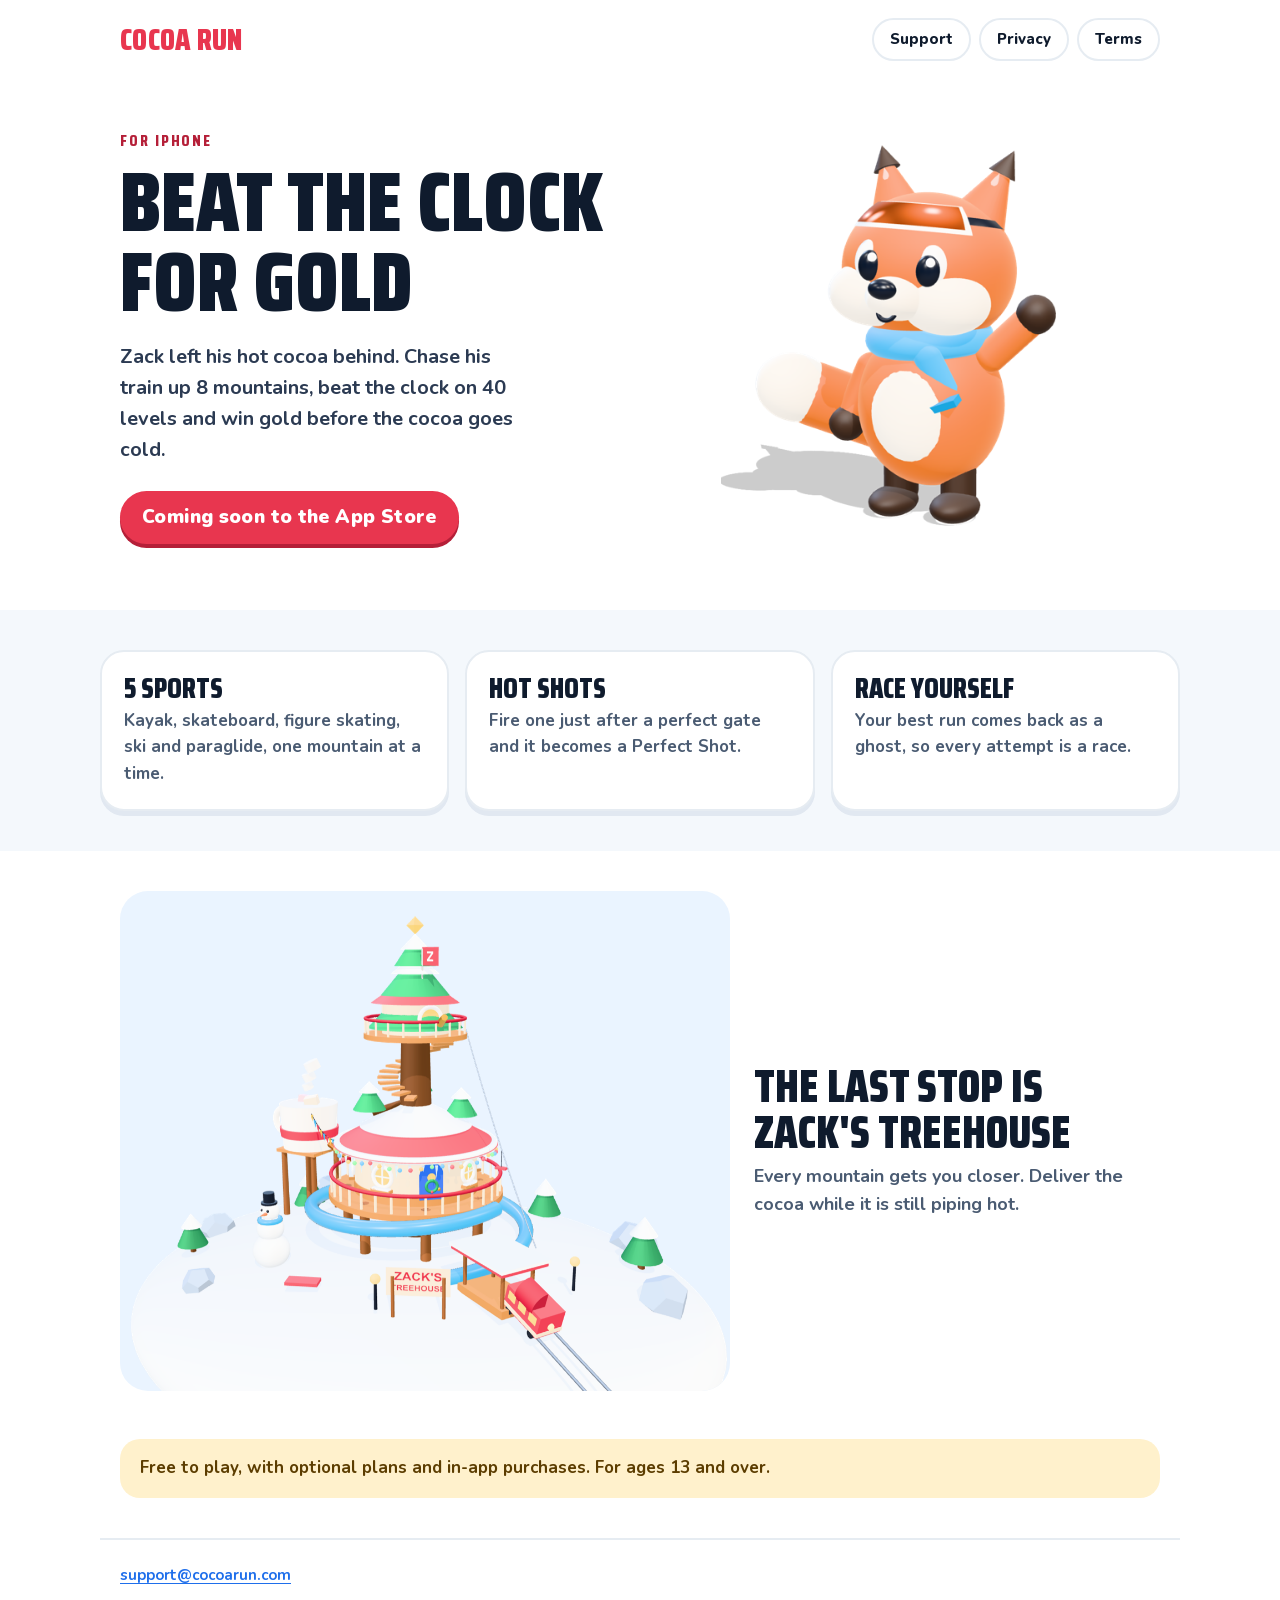
<file: index.html>
<!doctype html>
<html lang="en">
<head>
<meta charset="utf-8">
<meta name="viewport" content="width=device-width, initial-scale=1">
<title>Cocoa Run: beat the clock for gold</title>
<meta name="description" content="Chase Zack&#x27;s train up 8 mountains, beat the clock on 40 levels and win gold before the cocoa goes cold. For iPhone.">
<link rel="icon" type="image/png" href="assets/favicon.png">
<link rel="apple-touch-icon" href="assets/apple-touch-icon.png">
<link rel="stylesheet" href="assets/fonts.css">
<link rel="stylesheet" href="assets/site.css">
</head>
<body>
<header class="top">
<a class="brand" href="./">Cocoa Run</a>
<nav aria-label="Main">
<a href="support/">Support</a>
<a href="privacy/">Privacy</a>
<a href="terms/">Terms</a>
</nav>
</header>
<main>
<section class="hero">
<div class="hero-text">
<p class="eyebrow">For iPhone</p>
<h1>Beat the clock for gold</h1>
<p class="lead">Zack left his hot cocoa behind. Chase his train up 8 mountains, beat the clock on 40 levels and win gold before the cocoa goes cold.</p>
<p class="soon">Coming soon to the App Store</p>
</div>
<img class="hero-art" src="assets/monty-wave.png" width="504" height="560" alt="Monty the fox in orange goggles and a blue scarf, waving">
</section>
<section class="band">
<ul class="cards">
<li><h2>5 sports</h2><p>Kayak, skateboard, figure skating, ski and paraglide, one mountain at a time.</p></li>
<li><h2>Hot Shots</h2><p>Fire one just after a perfect gate and it becomes a Perfect Shot.</p></li>
<li><h2>Race yourself</h2><p>Your best run comes back as a ghost, so every attempt is a race.</p></li>
</ul>
</section>
<section class="summit">
<img src="assets/treehouse.png" width="1100" height="903" alt="Zack's treehouse built into a giant pine at the top of the mountain, with a spiral stair, a tube slide and a red train at its station">
<div>
<h2>The last stop is Zack's treehouse</h2>
<p>Every mountain gets you closer. Deliver the cocoa while it is still piping hot.</p>
</div>
</section>
<section class="facts">
<p>Free to play, with optional plans and in-app purchases. For ages 13 and over.</p>
</section>
</main>
<footer class="foot">
<p><a href="mailto:support@cocoarun.com">support@cocoarun.com</a></p>
</footer>
</body>
</html>
</file>
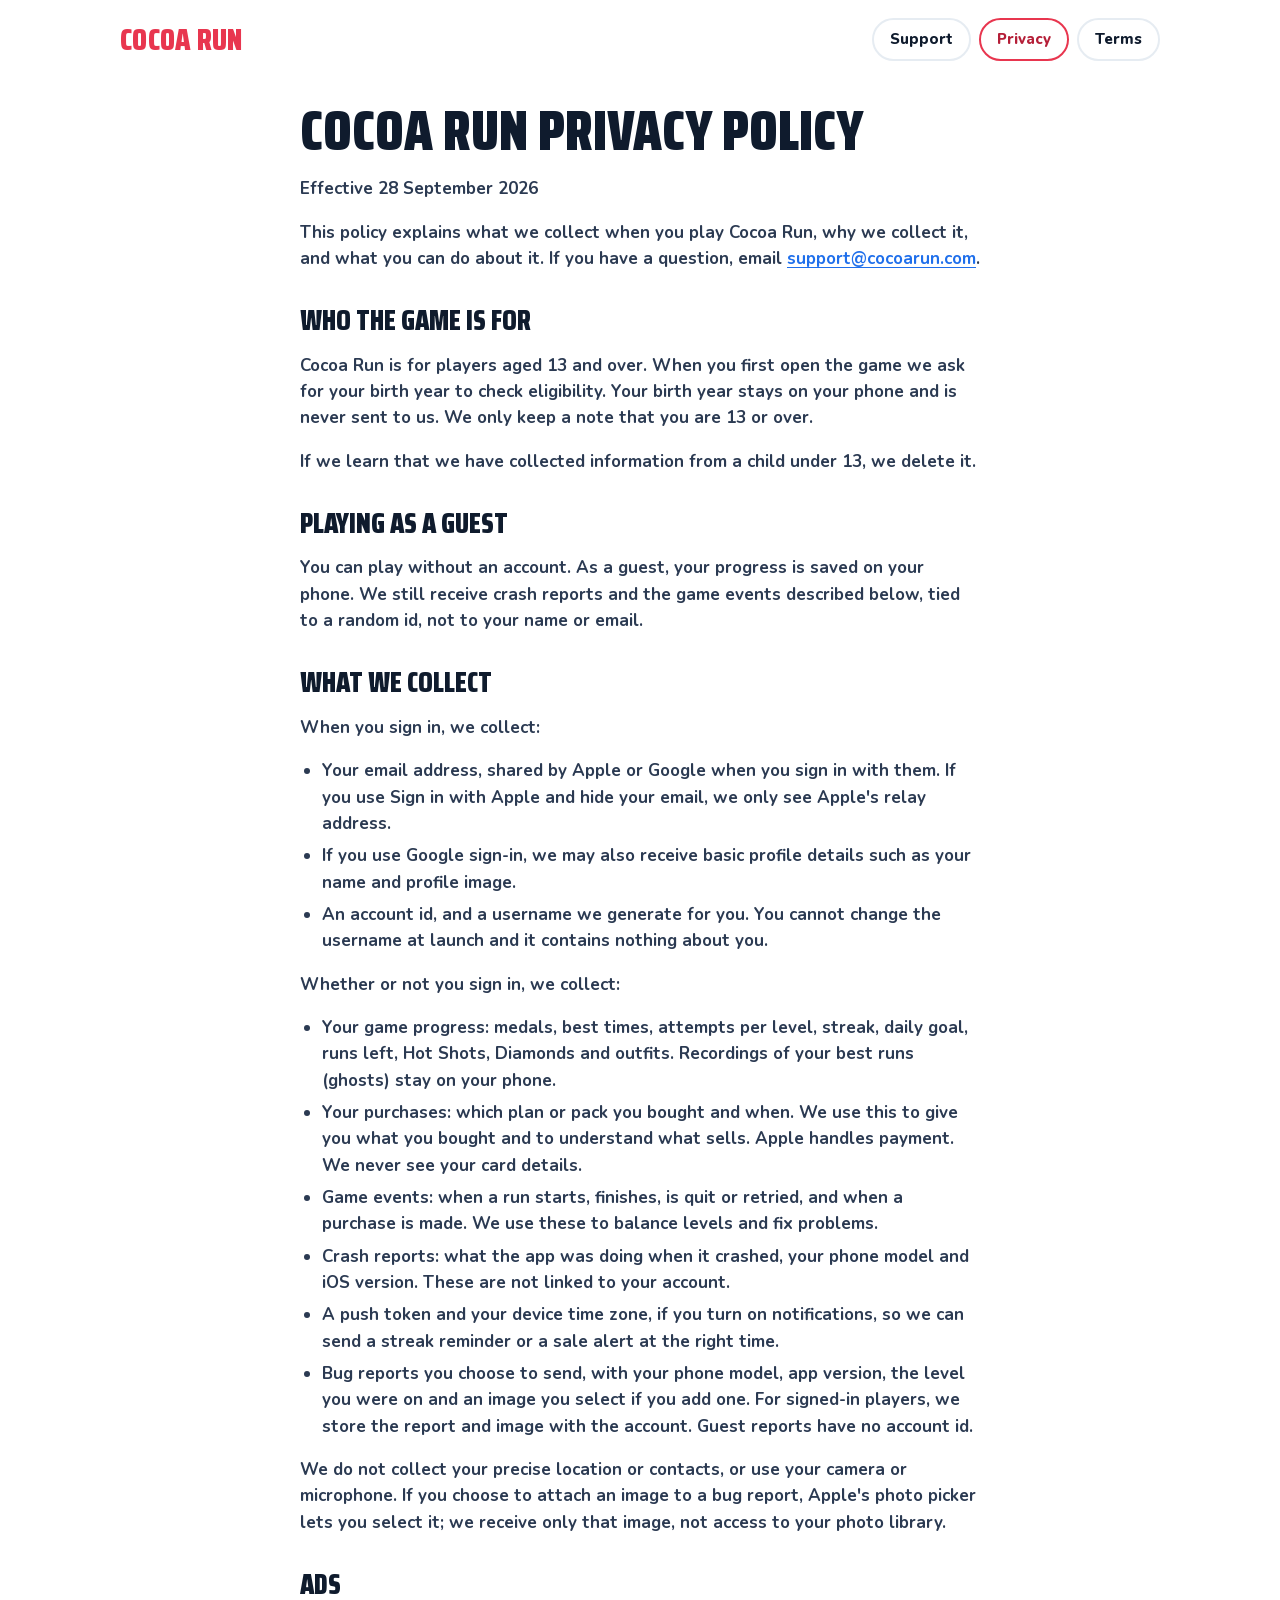
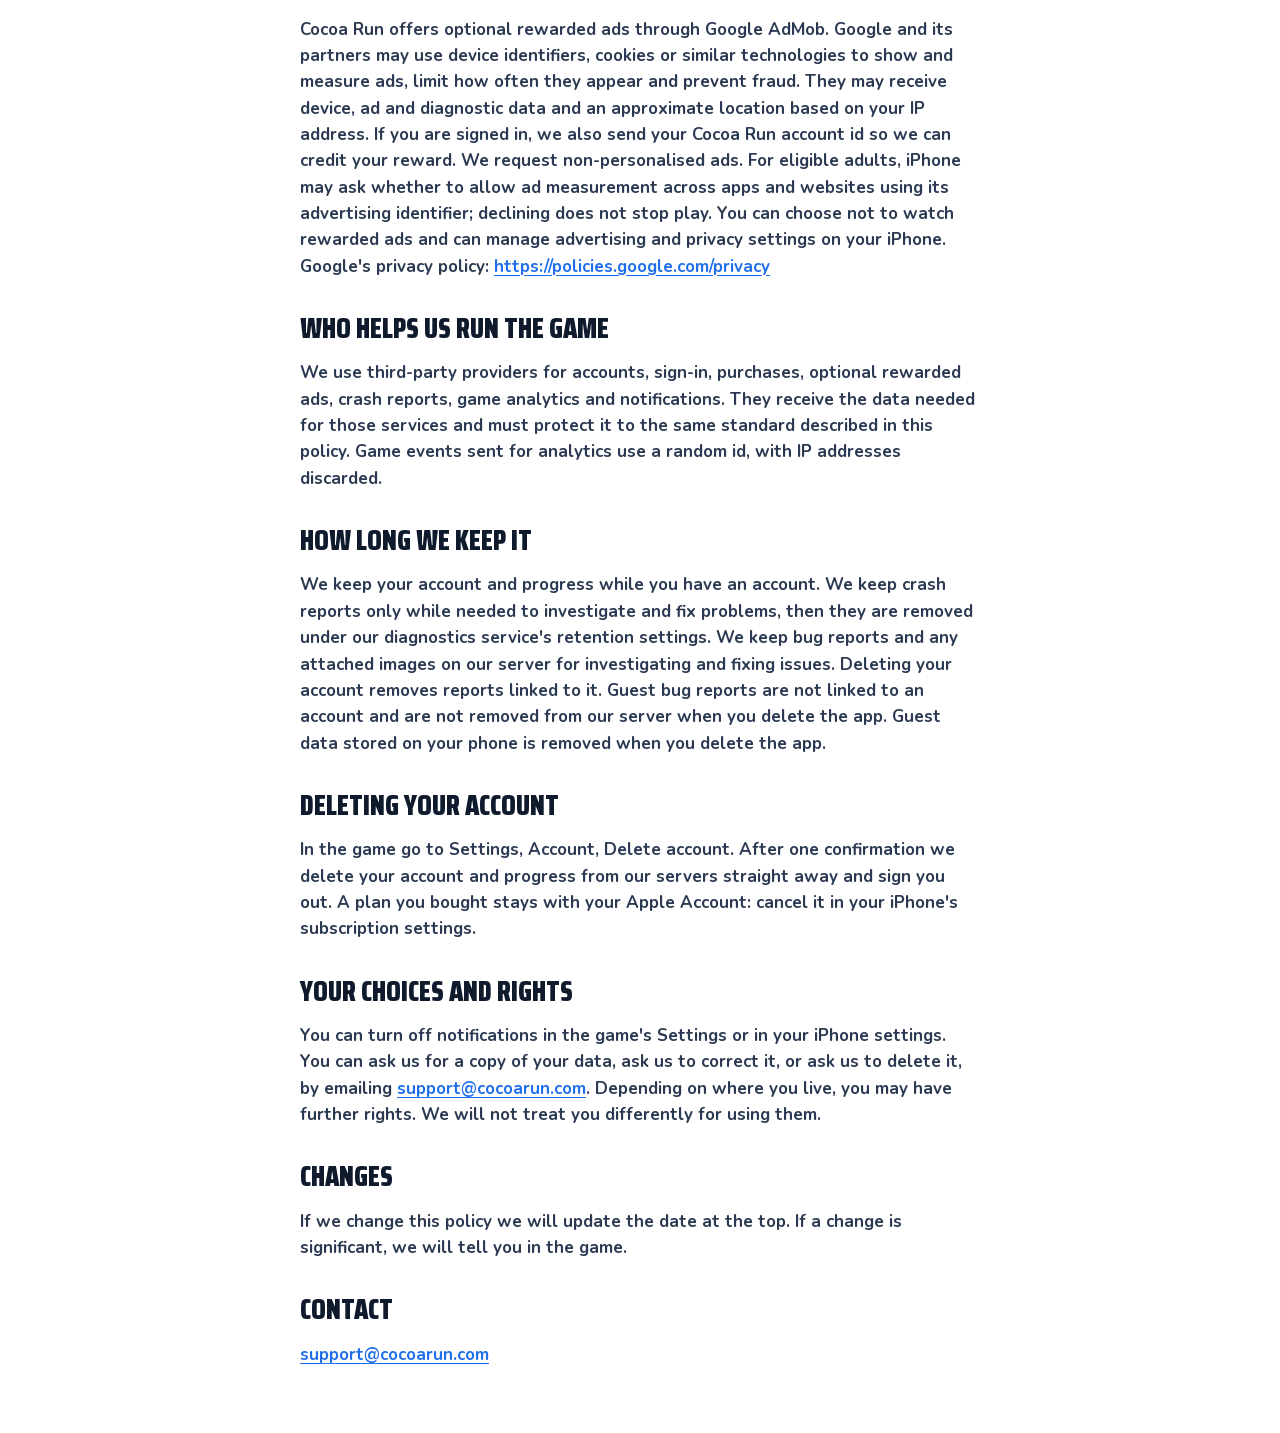
<file: privacy/index.html>
<!doctype html>
<html lang="en">
<head>
<meta charset="utf-8">
<meta name="viewport" content="width=device-width, initial-scale=1">
<title>Cocoa Run Privacy Policy</title>
<meta name="description" content="What Cocoa Run collects, why, and what you can do about it.">
<link rel="icon" type="image/png" href="../assets/favicon.png">
<link rel="apple-touch-icon" href="../assets/apple-touch-icon.png">
<link rel="stylesheet" href="../assets/fonts.css">
<link rel="stylesheet" href="../assets/site.css">
</head>
<body>
<header class="top">
<a class="brand" href="../">Cocoa Run</a>
<nav aria-label="Main">
<a href="../support/">Support</a>
<a href="../privacy/" aria-current="page">Privacy</a>
<a href="../terms/">Terms</a>
</nav>
</header>
<main class="doc">
<h1>Cocoa Run Privacy Policy</h1>
<p>Effective 28 September 2026</p>
<p>This policy explains what we collect when you play Cocoa Run, why we collect it, and what you can do about it. If you have a question, email <a href="mailto:support@cocoarun.com">support@cocoarun.com</a>.</p>
<h2>Who the game is for</h2>
<p>Cocoa Run is for players aged 13 and over. When you first open the game we ask for your birth year to check eligibility. Your birth year stays on your phone and is never sent to us. We only keep a note that you are 13 or over.</p>
<p>If we learn that we have collected information from a child under 13, we delete it.</p>
<h2>Playing as a guest</h2>
<p>You can play without an account. As a guest, your progress is saved on your phone. We still receive crash reports and the game events described below, tied to a random id, not to your name or email.</p>
<h2>What we collect</h2>
<p>When you sign in, we collect:</p>
<ul><li>Your email address, shared by Apple or Google when you sign in with them. If you use Sign in with Apple and hide your email, we only see Apple's relay address.</li><li>If you use Google sign-in, we may also receive basic profile details such as your name and profile image.</li><li>An account id, and a username we generate for you. You cannot change the username at launch and it contains nothing about you.</li></ul>
<p>Whether or not you sign in, we collect:</p>
<ul><li>Your game progress: medals, best times, attempts per level, streak, daily goal, runs left, Hot Shots, Diamonds and outfits. Recordings of your best runs (ghosts) stay on your phone.</li><li>Your purchases: which plan or pack you bought and when. We use this to give you what you bought and to understand what sells. Apple handles payment. We never see your card details.</li><li>Game events: when a run starts, finishes, is quit or retried, and when a purchase is made. We use these to balance levels and fix problems.</li><li>Crash reports: what the app was doing when it crashed, your phone model and iOS version. These are not linked to your account.</li><li>A push token and your device time zone, if you turn on notifications, so we can send a streak reminder or a sale alert at the right time.</li><li>Bug reports you choose to send, with your phone model, app version, the level you were on and an image you select if you add one. For signed-in players, we store the report and image with the account. Guest reports have no account id.</li></ul>
<p>We do not collect your precise location or contacts, or use your camera or microphone. If you choose to attach an image to a bug report, Apple's photo picker lets you select it; we receive only that image, not access to your photo library.</p>
<h2>Ads</h2>
<p>Cocoa Run offers optional rewarded ads through Google AdMob. Google and its partners may use device identifiers, cookies or similar technologies to show and measure ads, limit how often they appear and prevent fraud. They may receive device, ad and diagnostic data and an approximate location based on your IP address. If you are signed in, we also send your Cocoa Run account id so we can credit your reward. We request non-personalised ads. For eligible adults, iPhone may ask whether to allow ad measurement across apps and websites using its advertising identifier; declining does not stop play. You can choose not to watch rewarded ads and can manage advertising and privacy settings on your iPhone. Google's privacy policy: <a href="https://policies.google.com/privacy">https://policies.google.com/privacy</a></p>
<h2>Who helps us run the game</h2>
<p>We use third-party providers for accounts, sign-in, purchases, optional rewarded ads, crash reports, game analytics and notifications. They receive the data needed for those services and must protect it to the same standard described in this policy. Game events sent for analytics use a random id, with IP addresses discarded.</p>
<h2>How long we keep it</h2>
<p>We keep your account and progress while you have an account. We keep crash reports only while needed to investigate and fix problems, then they are removed under our diagnostics service's retention settings. We keep bug reports and any attached images on our server for investigating and fixing issues. Deleting your account removes reports linked to it. Guest bug reports are not linked to an account and are not removed from our server when you delete the app. Guest data stored on your phone is removed when you delete the app.</p>
<h2>Deleting your account</h2>
<p>In the game go to Settings, Account, Delete account. After one confirmation we delete your account and progress from our servers straight away and sign you out. A plan you bought stays with your Apple Account: cancel it in your iPhone's subscription settings.</p>
<h2>Your choices and rights</h2>
<p>You can turn off notifications in the game's Settings or in your iPhone settings. You can ask us for a copy of your data, ask us to correct it, or ask us to delete it, by emailing <a href="mailto:support@cocoarun.com">support@cocoarun.com</a>. Depending on where you live, you may have further rights. We will not treat you differently for using them.</p>
<h2>Changes</h2>
<p>If we change this policy we will update the date at the top. If a change is significant, we will tell you in the game.</p>
<h2>Contact</h2>
<p><a href="mailto:support@cocoarun.com">support@cocoarun.com</a></p>
</main>
</body>
</html>
</file>
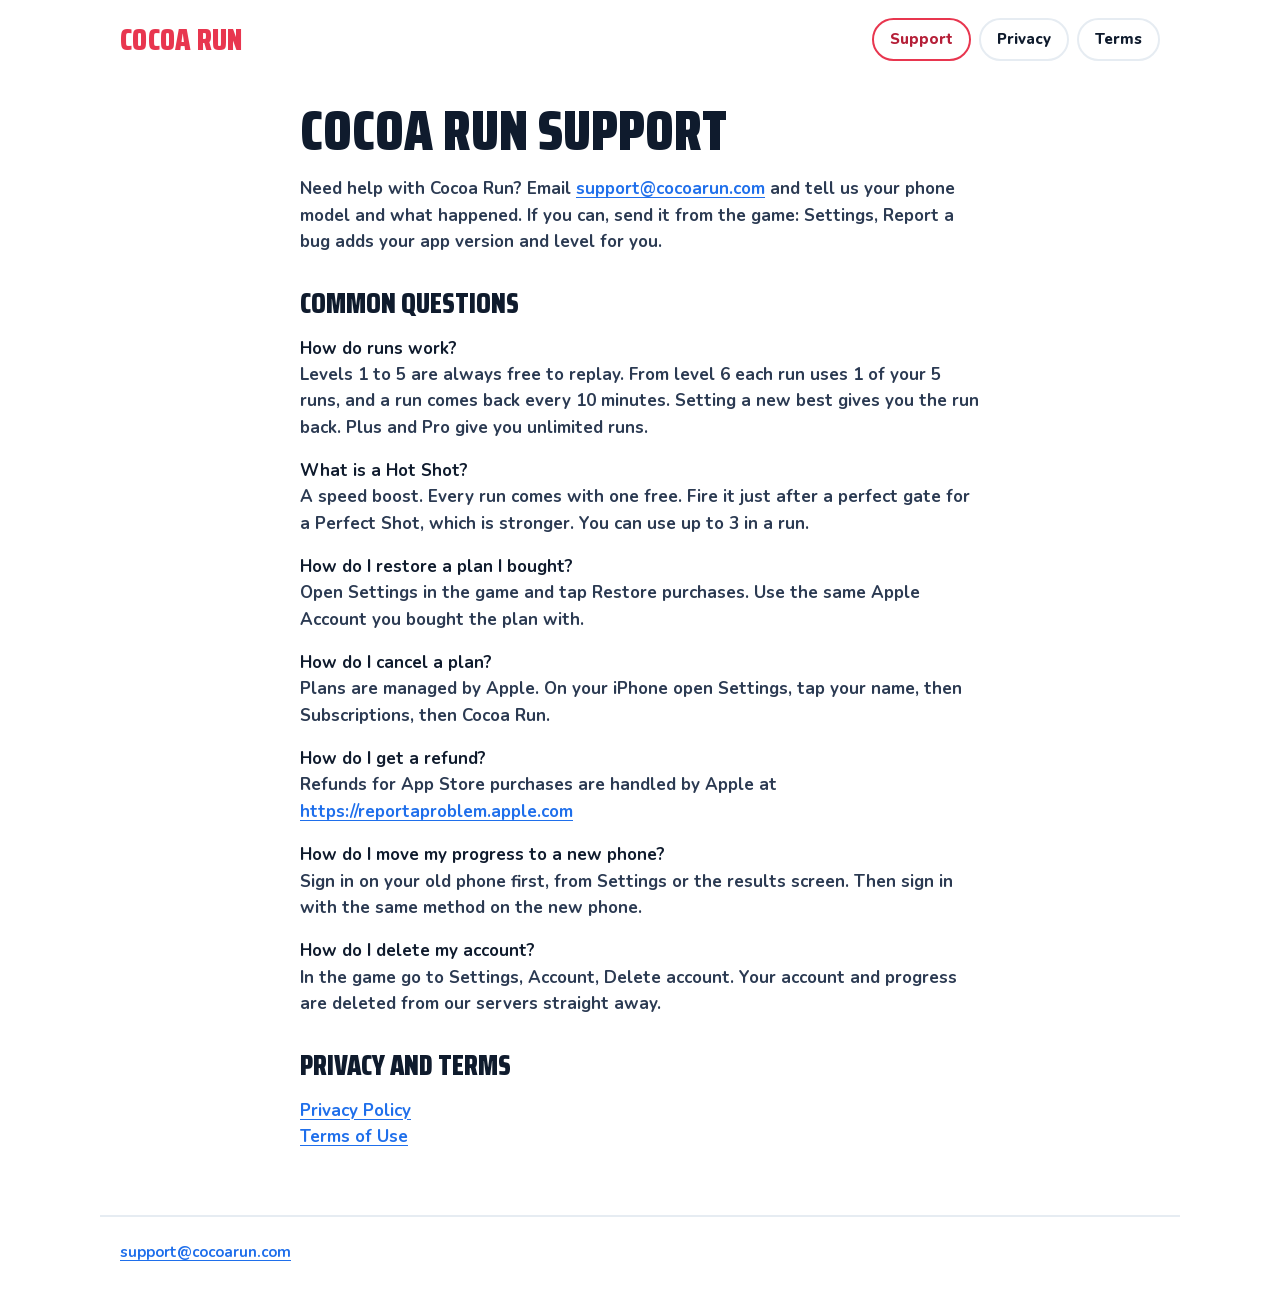
<file: support/index.html>
<!doctype html>
<html lang="en">
<head>
<meta charset="utf-8">
<meta name="viewport" content="width=device-width, initial-scale=1">
<title>Cocoa Run Support</title>
<meta name="description" content="Help with runs, Hot Shots, plans, purchases and your account.">
<link rel="icon" type="image/png" href="../assets/favicon.png">
<link rel="apple-touch-icon" href="../assets/apple-touch-icon.png">
<link rel="stylesheet" href="../assets/fonts.css">
<link rel="stylesheet" href="../assets/site.css">
</head>
<body>
<header class="top">
<a class="brand" href="../">Cocoa Run</a>
<nav aria-label="Main">
<a href="../support/" aria-current="page">Support</a>
<a href="../privacy/">Privacy</a>
<a href="../terms/">Terms</a>
</nav>
</header>
<main class="doc">
<h1>Cocoa Run Support</h1>
<p>Need help with Cocoa Run? Email <a href="mailto:support@cocoarun.com">support@cocoarun.com</a> and tell us your phone model and what happened. If you can, send it from the game: Settings, Report a bug adds your app version and level for you.</p>
<h2>Common questions</h2>
<p><strong>How do runs work?</strong><br>Levels 1 to 5 are always free to replay. From level 6 each run uses 1 of your 5 runs, and a run comes back every 10 minutes. Setting a new best gives you the run back. Plus and Pro give you unlimited runs.</p>
<p><strong>What is a Hot Shot?</strong><br>A speed boost. Every run comes with one free. Fire it just after a perfect gate for a Perfect Shot, which is stronger. You can use up to 3 in a run.</p>
<p><strong>How do I restore a plan I bought?</strong><br>Open Settings in the game and tap Restore purchases. Use the same Apple Account you bought the plan with.</p>
<p><strong>How do I cancel a plan?</strong><br>Plans are managed by Apple. On your iPhone open Settings, tap your name, then Subscriptions, then Cocoa Run.</p>
<p><strong>How do I get a refund?</strong><br>Refunds for App Store purchases are handled by Apple at <a href="https://reportaproblem.apple.com">https://reportaproblem.apple.com</a></p>
<p><strong>How do I move my progress to a new phone?</strong><br>Sign in on your old phone first, from Settings or the results screen. Then sign in with the same method on the new phone.</p>
<p><strong>How do I delete my account?</strong><br>In the game go to Settings, Account, Delete account. Your account and progress are deleted from our servers straight away.</p>
<h2>Privacy and terms</h2>
<p><a href="../privacy/">Privacy Policy</a><br><a href="../terms/">Terms of Use</a></p>
</main>
<footer class="foot">
<p><a href="mailto:support@cocoarun.com">support@cocoarun.com</a></p>
</footer>
</body>
</html>
</file>
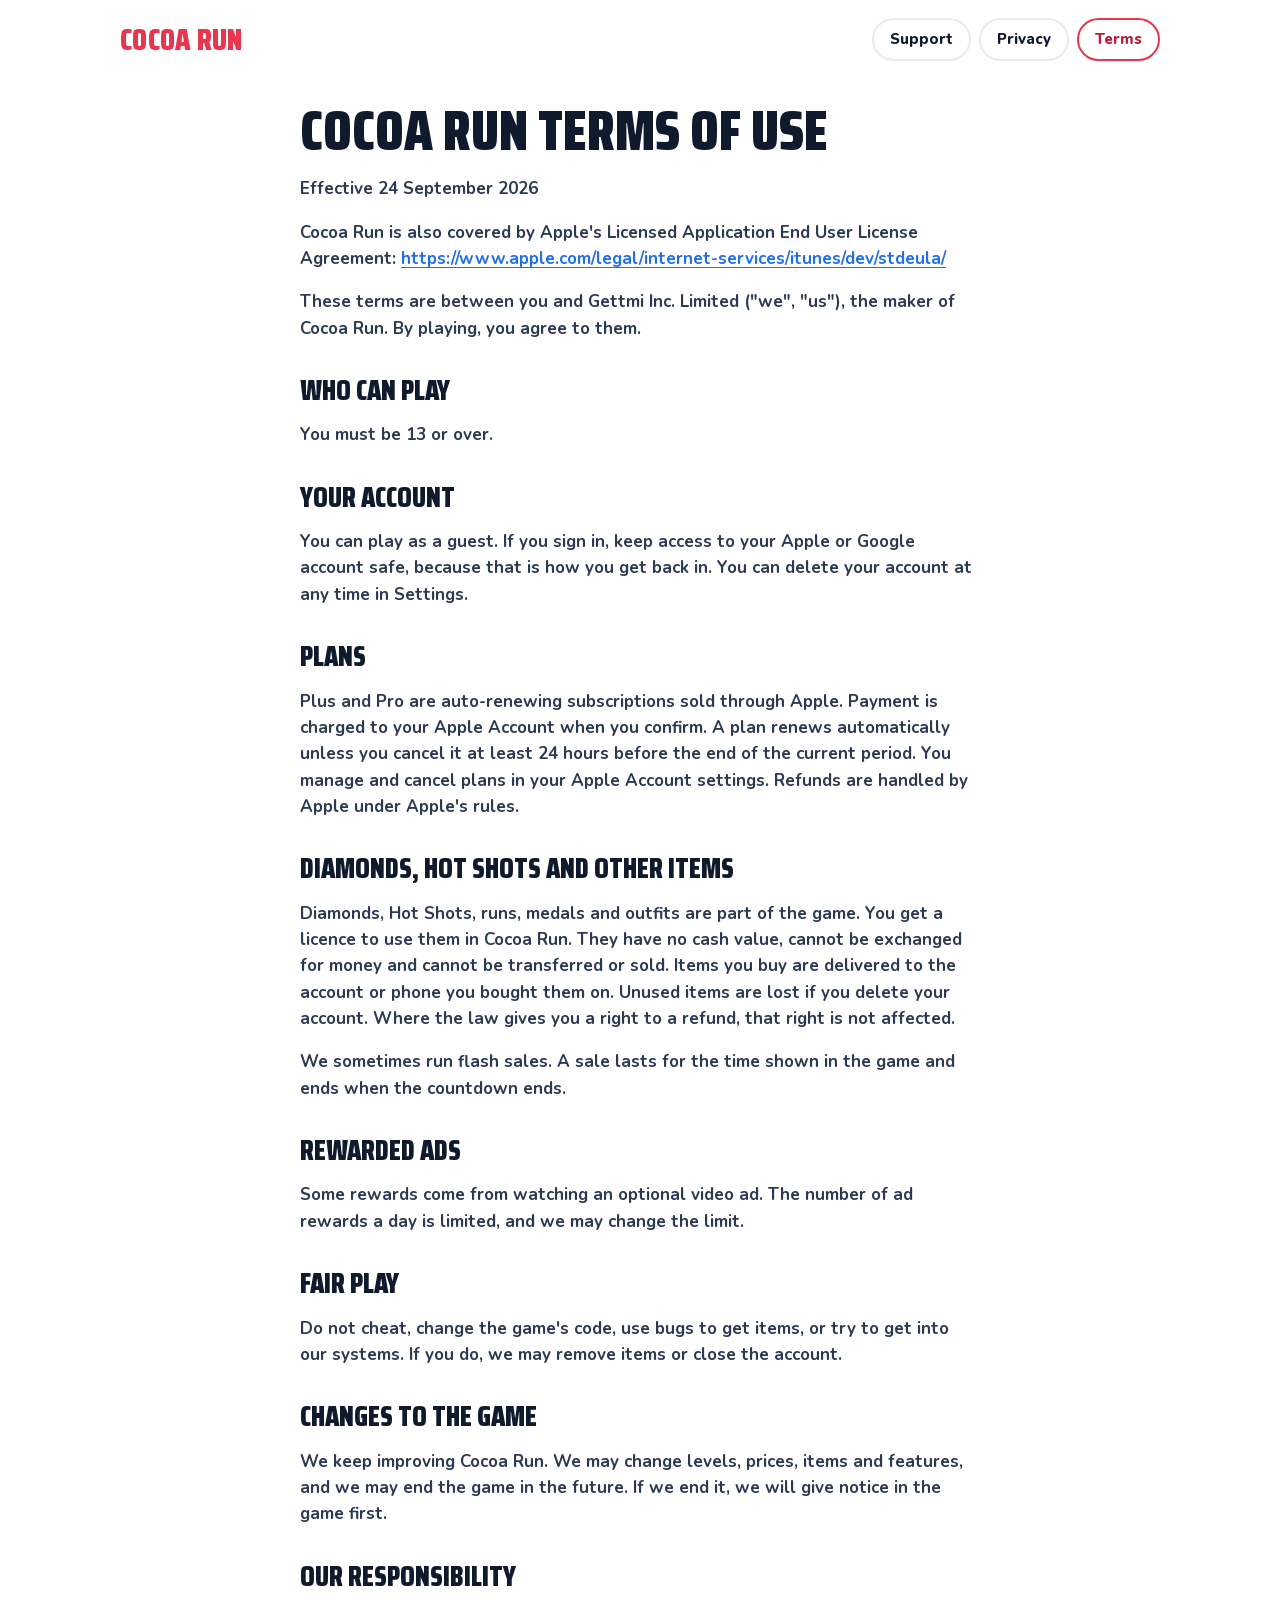
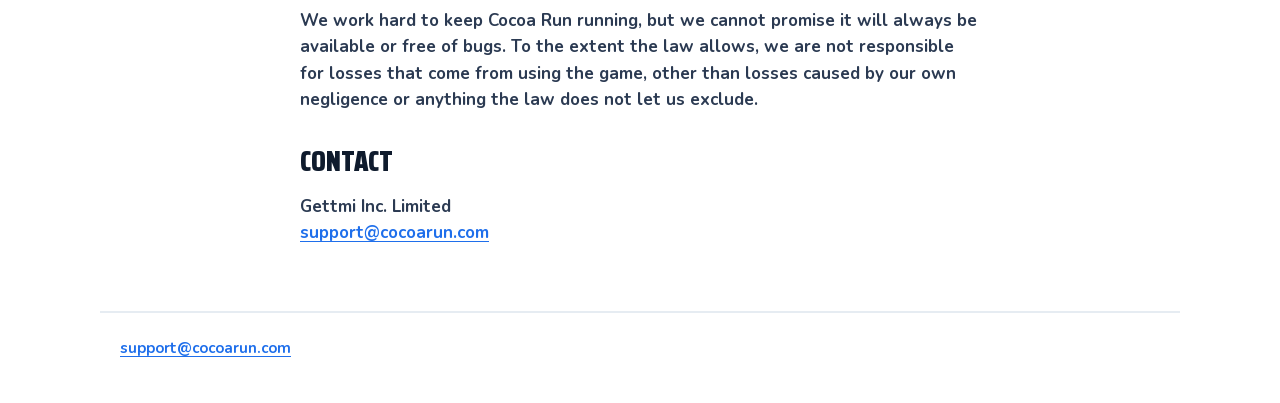
<file: terms/index.html>
<!doctype html>
<html lang="en">
<head>
<meta charset="utf-8">
<meta name="viewport" content="width=device-width, initial-scale=1">
<title>Cocoa Run Terms of Use</title>
<meta name="description" content="The terms for playing Cocoa Run.">
<link rel="icon" type="image/png" href="../assets/favicon.png">
<link rel="apple-touch-icon" href="../assets/apple-touch-icon.png">
<link rel="stylesheet" href="../assets/fonts.css">
<link rel="stylesheet" href="../assets/site.css">
</head>
<body>
<header class="top">
<a class="brand" href="../">Cocoa Run</a>
<nav aria-label="Main">
<a href="../support/">Support</a>
<a href="../privacy/">Privacy</a>
<a href="../terms/" aria-current="page">Terms</a>
</nav>
</header>
<main class="doc">
<h1>Cocoa Run Terms of Use</h1>
<p>Effective 24 September 2026</p>
<p>Cocoa Run is also covered by Apple's Licensed Application End User License Agreement: <a href="https://www.apple.com/legal/internet-services/itunes/dev/stdeula/">https://www.apple.com/legal/internet-services/itunes/dev/stdeula/</a></p>
<p>These terms are between you and Gettmi Inc. Limited ("we", "us"), the maker of Cocoa Run. By playing, you agree to them.</p>
<h2>Who can play</h2>
<p>You must be 13 or over.</p>
<h2>Your account</h2>
<p>You can play as a guest. If you sign in, keep access to your Apple or Google account safe, because that is how you get back in. You can delete your account at any time in Settings.</p>
<h2>Plans</h2>
<p>Plus and Pro are auto-renewing subscriptions sold through Apple. Payment is charged to your Apple Account when you confirm. A plan renews automatically unless you cancel it at least 24 hours before the end of the current period. You manage and cancel plans in your Apple Account settings. Refunds are handled by Apple under Apple's rules.</p>
<h2>Diamonds, Hot Shots and other items</h2>
<p>Diamonds, Hot Shots, runs, medals and outfits are part of the game. You get a licence to use them in Cocoa Run. They have no cash value, cannot be exchanged for money and cannot be transferred or sold. Items you buy are delivered to the account or phone you bought them on. Unused items are lost if you delete your account. Where the law gives you a right to a refund, that right is not affected.</p>
<p>We sometimes run flash sales. A sale lasts for the time shown in the game and ends when the countdown ends.</p>
<h2>Rewarded ads</h2>
<p>Some rewards come from watching an optional video ad. The number of ad rewards a day is limited, and we may change the limit.</p>
<h2>Fair play</h2>
<p>Do not cheat, change the game's code, use bugs to get items, or try to get into our systems. If you do, we may remove items or close the account.</p>
<h2>Changes to the game</h2>
<p>We keep improving Cocoa Run. We may change levels, prices, items and features, and we may end the game in the future. If we end it, we will give notice in the game first.</p>
<h2>Our responsibility</h2>
<p>We work hard to keep Cocoa Run running, but we cannot promise it will always be available or free of bugs. To the extent the law allows, we are not responsible for losses that come from using the game, other than losses caused by our own negligence or anything the law does not let us exclude.</p>
<h2>Contact</h2>
<p>Gettmi Inc. Limited<br><a href="mailto:support@cocoarun.com">support@cocoarun.com</a></p>
</main>
<footer class="foot">
<p><a href="mailto:support@cocoarun.com">support@cocoarun.com</a></p>
</footer>
</body>
</html>
</file>
<file: assets/fonts.css>
@font-face{font-family:'Nunito';font-style:normal;font-weight:600;font-display:swap;src:url(fonts/nunito.woff2) format('woff2');unicode-range:U+0000-00FF, U+0131, U+0152-0153, U+02BB-02BC, U+02C6, U+02DA, U+02DC, U+0304, U+0308, U+0329, U+2000-206F, U+20AC, U+2122, U+2191, U+2193, U+2212, U+2215, U+FEFF, U+FFFD}
@font-face{font-family:'Nunito';font-style:normal;font-weight:700;font-display:swap;src:url(fonts/nunito.woff2) format('woff2');unicode-range:U+0000-00FF, U+0131, U+0152-0153, U+02BB-02BC, U+02C6, U+02DA, U+02DC, U+0304, U+0308, U+0329, U+2000-206F, U+20AC, U+2122, U+2191, U+2193, U+2212, U+2215, U+FEFF, U+FFFD}
@font-face{font-family:'Nunito';font-style:normal;font-weight:800;font-display:swap;src:url(fonts/nunito.woff2) format('woff2');unicode-range:U+0000-00FF, U+0131, U+0152-0153, U+02BB-02BC, U+02C6, U+02DA, U+02DC, U+0304, U+0308, U+0329, U+2000-206F, U+20AC, U+2122, U+2191, U+2193, U+2212, U+2215, U+FEFF, U+FFFD}
@font-face{font-family:'Nunito';font-style:normal;font-weight:900;font-display:swap;src:url(fonts/nunito.woff2) format('woff2');unicode-range:U+0000-00FF, U+0131, U+0152-0153, U+02BB-02BC, U+02C6, U+02DA, U+02DC, U+0304, U+0308, U+0329, U+2000-206F, U+20AC, U+2122, U+2191, U+2193, U+2212, U+2215, U+FEFF, U+FFFD}
@font-face{font-family:'Saira Condensed';font-style:normal;font-weight:800;font-display:swap;src:url(fonts/saira-condensed-800.woff2) format('woff2');unicode-range:U+0000-00FF, U+0131, U+0152-0153, U+02BB-02BC, U+02C6, U+02DA, U+02DC, U+0304, U+0308, U+0329, U+2000-206F, U+20AC, U+2122, U+2191, U+2193, U+2212, U+2215, U+FEFF, U+FFFD}
@font-face{font-family:'Saira Condensed';font-style:normal;font-weight:900;font-display:swap;src:url(fonts/saira-condensed-900.woff2) format('woff2');unicode-range:U+0000-00FF, U+0131, U+0152-0153, U+02BB-02BC, U+02C6, U+02DA, U+02DC, U+0304, U+0308, U+0329, U+2000-206F, U+20AC, U+2122, U+2191, U+2193, U+2212, U+2215, U+FEFF, U+FFFD}
</file>
<file: assets/site.css>
:root {
  --ink: #0F1B2D;
  --ink2: #4A5B72;
  --line: #E6ECF2;
  --snow: #F4F8FC;
  --red: #E8364F;
  --red-d: #B51F38;
  --blue: #1F6FEB;
  --gold: #F2B93B;
  --gold-soft: #FFF1CC;
}

* { box-sizing: border-box; }

html { -webkit-text-size-adjust: 100%; }

body {
  margin: 0;
  background: #FFFFFF;
  color: var(--ink);
  font-family: Nunito, system-ui, -apple-system, sans-serif;
  font-weight: 700;
  font-size: 17px;
  line-height: 1.55;
}

a { color: var(--blue); text-underline-offset: 3px; }
a:hover { color: #1558C7; }
a:focus-visible { outline: 3px solid var(--blue); outline-offset: 3px; border-radius: 6px; }

img { max-width: 100%; height: auto; display: block; }

.top {
  max-width: 1080px;
  margin: 0 auto;
  padding: 18px 20px;
  display: flex;
  align-items: center;
  justify-content: space-between;
  gap: 16px;
  flex-wrap: wrap;
}

.brand {
  font-family: 'Saira Condensed', sans-serif;
  font-weight: 900;
  font-size: 30px;
  line-height: 1;
  text-transform: uppercase;
  letter-spacing: 0.01em;
  color: var(--red);
  text-decoration: none;
}
.brand:hover { color: var(--red-d); }

.top nav { display: flex; gap: 8px; flex-wrap: wrap; }
.top nav a {
  padding: 8px 16px;
  border-radius: 999px;
  border: 2px solid var(--line);
  color: var(--ink);
  font-weight: 800;
  font-size: 15px;
  text-decoration: none;
  background: #FFFFFF;
}
.top nav a:hover { border-color: #C9D6E6; }
.top nav a[aria-current="page"] { border-color: var(--red); color: var(--red-d); }

main { display: block; }

.hero {
  max-width: 1080px;
  margin: 0 auto;
  padding: 24px 20px 40px;
  display: grid;
  grid-template-columns: minmax(0, 1.1fr) minmax(0, 0.9fr);
  align-items: center;
  gap: 24px;
}
.eyebrow {
  margin: 0 0 10px;
  font-family: 'Saira Condensed', sans-serif;
  font-weight: 800;
  font-size: 16px;
  letter-spacing: 0.12em;
  text-transform: uppercase;
  color: var(--red-d);
}
.hero h1 {
  margin: 0;
  font-family: 'Saira Condensed', sans-serif;
  font-weight: 900;
  font-size: clamp(46px, 8vw, 84px);
  line-height: 0.95;
  text-transform: uppercase;
}
.lead { margin: 18px 0 0; font-size: 20px; color: #2B3A52; max-width: 34ch; }
.soon {
  display: inline-block;
  margin: 26px 0 0;
  padding: 12px 22px;
  border-radius: 999px;
  background: var(--red);
  color: #FFFFFF;
  font-weight: 900;
  font-size: 19px;
  letter-spacing: 0.02em;
  box-shadow: 0 4px 0 var(--red-d);
}
.hero-art { justify-self: center; width: min(420px, 100%); }

.band { background: var(--snow); padding: 40px 20px; }
.cards {
  list-style: none;
  margin: 0 auto;
  padding: 0;
  max-width: 1080px;
  display: grid;
  grid-template-columns: repeat(3, minmax(0, 1fr));
  gap: 16px;
}
.cards li {
  background: #FFFFFF;
  border: 2px solid var(--line);
  border-radius: 24px;
  padding: 22px;
  box-shadow: 0 5px 0 #E1E8F1;
}
.cards h2 {
  margin: 0 0 6px;
  font-family: 'Saira Condensed', sans-serif;
  font-weight: 900;
  font-size: 28px;
  line-height: 1;
  text-transform: uppercase;
}
.cards p { margin: 0; color: var(--ink2); }

.summit {
  max-width: 1080px;
  margin: 0 auto;
  padding: 40px 20px;
  display: grid;
  grid-template-columns: minmax(0, 1.2fr) minmax(0, 0.8fr);
  align-items: center;
  gap: 24px;
}
.summit img { border-radius: 28px; background: #EAF4FF; }
.summit h2 {
  margin: 0 0 8px;
  font-family: 'Saira Condensed', sans-serif;
  font-weight: 900;
  font-size: clamp(32px, 5vw, 46px);
  line-height: 1;
  text-transform: uppercase;
}
.summit p { margin: 0; color: var(--ink2); font-size: 18px; }

.facts { max-width: 1080px; margin: 0 auto; padding: 8px 20px 40px; }
.facts p {
  margin: 0;
  padding: 16px 20px;
  border-radius: 20px;
  background: var(--gold-soft);
  color: #5C3D00;
}

.doc { max-width: 720px; margin: 0 auto; padding: 16px 20px 48px; }
.doc h1 {
  margin: 8px 0 6px;
  font-family: 'Saira Condensed', sans-serif;
  font-weight: 900;
  font-size: clamp(38px, 7vw, 56px);
  line-height: 1;
  text-transform: uppercase;
}
.doc h2 {
  margin: 34px 0 8px;
  font-family: 'Saira Condensed', sans-serif;
  font-weight: 900;
  font-size: 28px;
  line-height: 1.05;
  text-transform: uppercase;
}
.doc p, .doc li { color: #2B3A52; }
.doc ul { padding-left: 22px; }
.doc li { margin: 6px 0; }
.doc strong { color: var(--ink); }

.foot {
  border-top: 2px solid var(--line);
  max-width: 1080px;
  margin: 0 auto;
  padding: 22px 20px 40px;
  color: var(--ink2);
  font-size: 15px;
}
.foot p { margin: 2px 0; }

@media (max-width: 760px) {
  .hero { grid-template-columns: minmax(0, 1fr); padding-top: 8px; }
  .hero-art { width: min(300px, 80%); grid-row: 1; }
  .cards { grid-template-columns: minmax(0, 1fr); }
  .summit { grid-template-columns: minmax(0, 1fr); }
}
</file>
